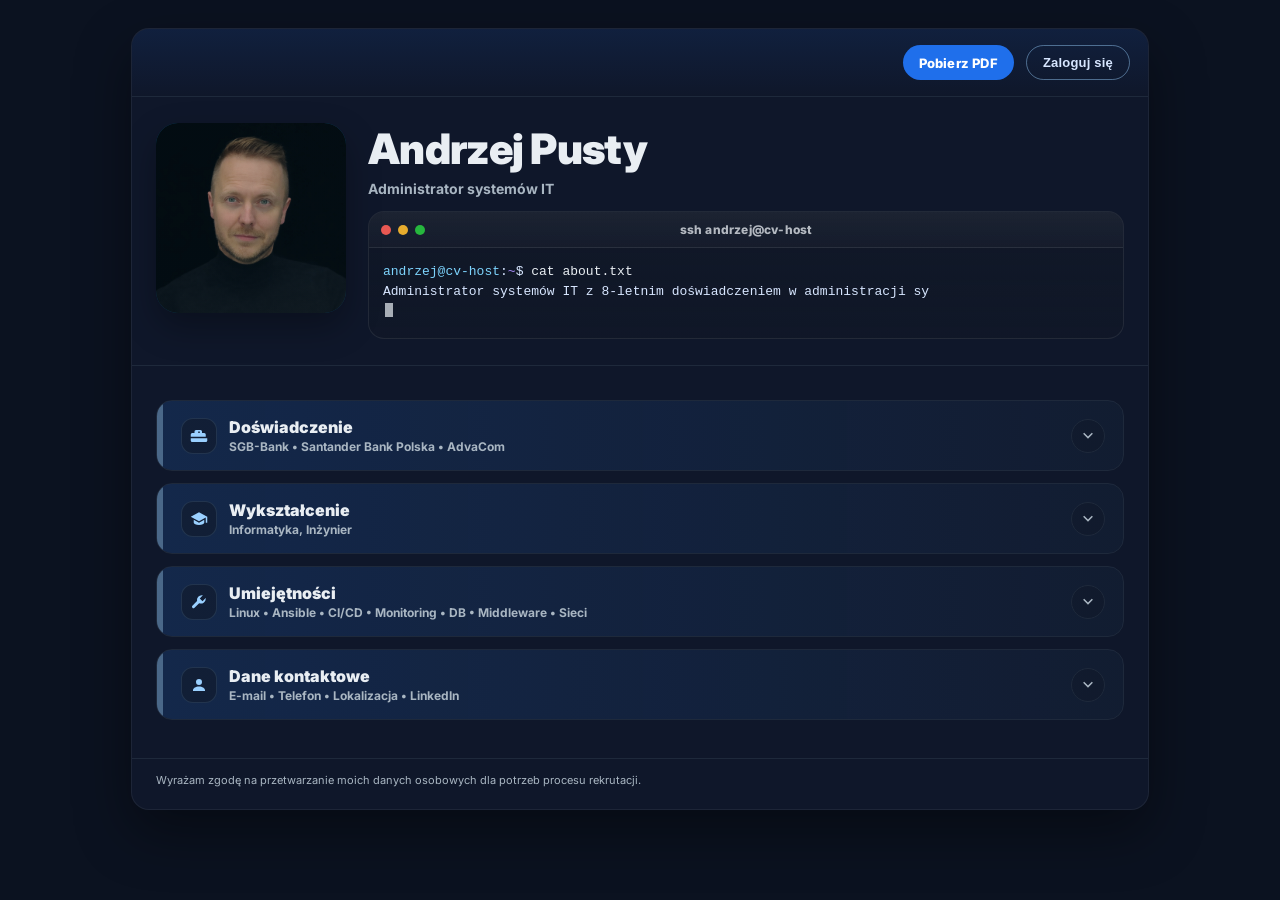
<file: index.html>
<!DOCTYPE html>
<html lang="pl">
<head>
<meta charset="UTF-8" />
<meta name="viewport" content="width=device-width, initial-scale=1.0"/>
<title>Andrzej Pusty — CV</title>
<meta name="description" content="Administrator systemów IT. Linux, automatyzacja, CI/CD, monitoring, bazy danych, HA.">
<link rel="canonical" href="https://www.andrzejpusty.pl/">
<meta property="og:type" content="website">
<meta property="og:locale" content="pl_PL">
<meta property="og:title" content="Andrzej Pusty — CV">
<meta property="og:description" content="Administrator systemów IT. Linux, automatyzacja, CI/CD, monitoring, bazy danych, HA.">
<meta property="og:url" content="https://www.andrzejpusty.pl/">
<meta property="og:image" content="https://www.andrzejpusty.pl/andrzej.jpg">
<meta property="og:image:width" content="979">
<meta property="og:image:height" content="1009">
<meta property="og:image:alt" content="Andrzej Pusty — zdjęcie profilowe">
<meta name="twitter:card" content="summary_large_image">
<meta name="twitter:title" content="Andrzej Pusty — CV">
<meta name="twitter:description" content="Administrator systemów IT. Linux, automatyzacja, CI/CD, monitoring, bazy danych, HA.">
<meta name="twitter:image" content="https://www.andrzejpusty.pl/andrzej.jpg">

<link rel="preconnect" href="https://fonts.googleapis.com">
<link rel="preconnect" href="https://fonts.gstatic.com" crossorigin>
<link href="https://fonts.googleapis.com/css2?family=Inter:wght@400;600;700;800;900&display=swap" rel="stylesheet">

<link rel="stylesheet" href="styles.css">
</head>

<body>

<div class="wrap">
  <div class="shell">

    <div class="topbar">
      <a class="btn" href="CV_Andrzej%20Pusty.pdf" download="CV_Andrzej Pusty.pdf">Pobierz PDF</a>
      <button class="btn btn-login" id="openLogin" type="button">Zaloguj się</button>
    </div>

    <dialog class="login-dialog" id="loginDialog" aria-labelledby="loginTitle">
      <form class="login-form" id="loginForm">
        <h2 id="loginTitle">Logowanie</h2>
        <label for="loginInput">Login</label>
        <input id="loginInput" name="login" type="text" autocomplete="username" required />

        <label for="passwordInput">Hasło</label>
        <input id="passwordInput" name="password" type="password" autocomplete="current-password" required />

        <p id="loginError" class="login-error" role="alert" hidden>Nieprawidłowy login lub hasło.</p>

        <div class="login-actions">
          <button class="btn btn-login-cancel" id="closeLogin" type="button">Anuluj</button>
          <button class="btn" type="submit">Zaloguj</button>
        </div>
      </form>
    </dialog>

    <section class="hero">
      <div class="avatar">
        <img src="andrzej.jpg" alt="Andrzej Pusty" />
      </div>

      <div>
        <h1>Andrzej Pusty</h1>
        <div class="role">Administrator systemów IT</div>

        <!-- Terminal z animacją pisania -->
        <div class="terminal" aria-label="Opis w stylu terminala">
          <div class="term-bar">
            <div class="dots" aria-hidden="true">
              <span class="dot red"></span>
              <span class="dot yellow"></span>
              <span class="dot green"></span>
            </div>
            <div class="term-title">ssh andrzej@cv-host</div>
            <div style="width:44px"></div>
          </div>
          <div class="term-body">
            <div>
              <span class="prompt">andrzej@cv-host</span>:<span class="path">~</span>$ <span class="cmd">cat about.txt</span>
            </div>
            <div id="typeTarget">Administrator systemów IT z 8-letnim doświadczeniem w administracji systemami Linux, automatyzacji procesów IT oraz zarządzaniu bazami danych. Specjalizuję się w monitorowaniu systemów, analizie logów i utrzymaniu infrastruktury IT. Posiadam doświadczenie w pracy z rozwiązaniami CI/CD, zapewnianiu wysokiej dostępności usług oraz optymalizacji procesów IT. Skutecznie rozwiązuję problemy aplikacyjne i systemowe w środowiskach testowych oraz produkcyjnych.</div><span class="cursor" id="cursor"></span>
          </div>
        </div>

      </div>
    </section>

    <section class="content">

      <!-- DOŚWIADCZENIE -->
      <details class="acc" id="exp">
        <summary>
          <div class="sum-left">
            <div class="icon" aria-hidden="true">
              <svg width="18" height="18" viewBox="0 0 24 24" fill="currentColor">
                <path d="M10 4h4a2 2 0 0 1 2 2v2h3a2 2 0 0 1 2 2v3H1v-3a2 2 0 0 1 2-2h3V6a2 2 0 0 1 2-2zm1 4h2V6h-2v2z"/>
                <path d="M1 15h22v3a2 2 0 0 1-2 2H3a2 2 0 0 1-2-2v-3z"/>
              </svg>
            </div>
            <div>
              <div class="sum-title">Doświadczenie</div>
              <div class="sum-hint">SGB-Bank • Santander Bank Polska • AdvaCom</div>
            </div>
          </div>
          <div class="chev" aria-hidden="true">
            <svg width="18" height="18" viewBox="0 0 24 24" fill="currentColor">
              <path d="M12 15.5 5.5 9l1.4-1.4L12 12.7l5.1-5.1L18.5 9 12 15.5z"/>
            </svg>
          </div>
        </summary>

        <div class="acc-body">
          <div class="item">
            <div class="date">12.2024 – obecnie</div>
            <p class="title">Administrator systemów IT</p>
            <p class="company">SGB-Bank</p>
            <ul class="bullets">
              <li>Administracja systemami Linux oraz aplikacjami bankowymi</li>
              <li>Automatyzacja procesów (Ansible, Bash)</li>
              <li>Analiza logów i rozwiązywanie problemów</li>
              <li>Współpraca z developerami</li>
            </ul>
            <div class="chips">
              <span class="chip">Linux</span>
              <span class="chip">Ansible</span>
              <span class="chip">Docker</span>
            </div>
          </div>

          <div class="item">
            <div class="date">02.2018 – 11.2024</div>
            <p class="title">Administrator systemów IT</p>
            <p class="company">Santander Bank Polska</p>
            <ul class="bullets">
              <li>Administracja Linux</li>
              <li>Docker i CI/CD</li>
              <li>Wdrażanie aplikacji test/prod</li>
              <li>Patchowanie, on-call, DR</li>
              <li>Zarządzanie bazami danych</li>
            </ul>
            <div class="chips">
              <span class="chip">Linux</span>
              <span class="chip">Docker</span>
              <span class="chip">PostgreSQL</span>
              <span class="chip">Oracle</span>
            </div>
          </div>

          <div class="item">
            <div class="date">02.2009 – 04.2018</div>
            <p class="title">Informatyk</p>
            <p class="company">AdvaCom Sp. z o.o.</p>
            <ul class="bullets">
              <li>LAN/WLAN/WAN</li>
              <li>VMware, Windows, Linux</li>
              <li>Firewall (Fortigate, Cisco)</li>
              <li>Backup i wsparcie użytkowników</li>
            </ul>
            <div class="chips">
              <span class="chip">VMware</span>
              <span class="chip">Windows</span>
              <span class="chip">Nagios</span>
            </div>
          </div>
        </div>
      </details>

      <!-- WYKSZTAŁCENIE -->
      <details class="acc" id="edu">
        <summary>
          <div class="sum-left">
            <div class="icon" aria-hidden="true">
              <svg width="18" height="18" viewBox="0 0 24 24" fill="currentColor">
                <path d="M12 3 1 9l11 6 9-4.9V17h2V9L12 3z"/>
                <path d="M5 13v4c0 1 3 3 7 3s7-2 7-3v-4l-7 4-7-4z"/>
              </svg>
            </div>
            <div>
              <div class="sum-title">Wykształcenie</div>
              <div class="sum-hint">Informatyka, Inżynier</div>
            </div>
          </div>
          <div class="chev" aria-hidden="true">
            <svg width="18" height="18" viewBox="0 0 24 24" fill="currentColor">
              <path d="M12 15.5 5.5 9l1.4-1.4L12 12.7l5.1-5.1L18.5 9 12 15.5z"/>
            </svg>
          </div>
        </summary>

        <div class="acc-body">
          <div class="item">
            <div class="date">10.2002 – 05.2006</div>
            <p class="title">Informatyka, Inżynier</p>
            <p class="company">Wyższa Szkoła Humanistyczno-Ekonomiczna w Łodzi</p>
          </div>
        </div>
      </details>

      <!-- UMIEJĘTNOŚCI -->
      <details class="acc" id="skills">
        <summary>
          <div class="sum-left">
            <div class="icon" aria-hidden="true">
              <svg width="18" height="18" viewBox="0 0 24 24" fill="currentColor">
                <path d="M21 7.5a6.5 6.5 0 0 1-8.8 6.1L6 19.8a2 2 0 0 1-2.8 0 2 2 0 0 1 0-2.8l6.2-6.2A6.5 6.5 0 0 1 16.5 3c.2 0 .5 0 .7.1L13 7.3l3.7 3.7 4.2-4.2c.1.2.1.5.1.7z"/>
              </svg>
            </div>
            <div>
              <div class="sum-title">Umiejętności</div>
              <div class="sum-hint">Linux • Ansible • CI/CD • Monitoring • DB • Middleware • Sieci</div>
            </div>
          </div>
          <div class="chev" aria-hidden="true">
            <svg width="18" height="18" viewBox="0 0 24 24" fill="currentColor">
              <path d="M12 15.5 5.5 9l1.4-1.4L12 12.7l5.1-5.1L18.5 9 12 15.5z"/>
            </svg>
          </div>
        </summary>

        <div class="acc-body">
          <div class="chips">
            <span class="chip">Linux (RHEL)</span>
            <span class="chip">Windows Server</span>
            <span class="chip">Ansible</span>
            <span class="chip">Bash</span>
            <span class="chip">Jenkins</span>
            <span class="chip">GitLab CI/CD</span>
            <span class="chip">Zabbix</span>
            <span class="chip">Nagios</span>
            <span class="chip">Grafana</span>
            <span class="chip">Dynatrace</span>
            <span class="chip">Docker</span>
            <span class="chip">Tomcat</span>
            <span class="chip">Apache</span>
            <span class="chip">PostgreSQL</span>
            <span class="chip">Oracle</span>
            <span class="chip">MongoDB</span>
            <span class="chip">Kafka</span>
            <span class="chip">RabbitMQ</span>
            <span class="chip">Hazelcast</span>
            <span class="chip">Fortigate</span>
            <span class="chip">SonicWall</span>
            <span class="chip">Cisco</span>
          </div>

          <div class="item" style="margin-top:14px;">
            <div class="date">Certyfikat</div>
            <p class="title">Cisco CCNA (200-125)</p>
          </div>
        </div>
      </details>

      <!-- KONTAKT -->
      <details class="acc" id="contact">
        <summary>
          <div class="sum-left">
            <div class="icon" aria-hidden="true">
              <svg width="18" height="18" viewBox="0 0 24 24" fill="currentColor">
                <path d="M12 12a4 4 0 1 0-4-4 4 4 0 0 0 4 4zm0 2c-4.4 0-8 2.2-8 5v1h16v-1c0-2.8-3.6-5-8-5z"/>
              </svg>
            </div>
            <div>
              <div class="sum-title">Dane kontaktowe</div>
              <div class="sum-hint">E-mail • Telefon • Lokalizacja • LinkedIn</div>
            </div>
          </div>
          <div class="chev" aria-hidden="true">
            <svg width="18" height="18" viewBox="0 0 24 24" fill="currentColor">
              <path d="M12 15.5 5.5 9l1.4-1.4L12 12.7l5.1-5.1L18.5 9 12 15.5z"/>
            </svg>
          </div>
        </summary>

        <div class="acc-body">
          <div class="contact-grid">
            <div class="kv">
              <div class="k">E-mail</div>
              <div class="v"><a href="mailto:andrzej.pusty@gmail.com">andrzej.pusty@gmail.com</a></div>
            </div>

            <div class="kv">
              <div class="k">Telefon</div>
              <div class="v"><a href="tel:+48697474570">+48 697 474 570</a></div>
            </div>

            <div class="kv">
              <div class="k">Lokalizacja</div>
              <div class="v">Poznań</div>
            </div>

            <div class="kv">
              <div class="k">LinkedIn</div>
              <div class="v">
                <a href="https://www.linkedin.com/in/andrzej-pusty" target="_blank" rel="noreferrer">
                  linkedin.com/in/andrzej-pusty
                </a>
              </div>
            </div>
          </div>
        </div>
      </details>

    </section>

    <div class="footer">
      Wyrażam zgodę na przetwarzanie moich danych osobowych dla potrzeb procesu rekrutacji.
    </div>

  </div>
</div>

<script>
/* zawsze zwinięte na starcie */
function closeAllAccordions(){
  document.querySelectorAll('details.acc').forEach(d => {
    d.removeAttribute('open');
    d.open = false;
  });
}
document.addEventListener('DOMContentLoaded', closeAllAccordions);

/* Typewriter (terminal) */
const aboutText = (document.getElementById('typeTarget')?.textContent || '').trim();

function typeInto(el, text, speedMs = 16){
  let i = 0;
  const tick = () => {
    // „pisanie” znak po znaku
    el.textContent = text.slice(0, i);
    i++;
    if(i <= text.length){
      // lekka losowość jak w terminalu
      const jitter = Math.random() < 0.04 ? 70 : 0;
      setTimeout(tick, speedMs + jitter);
    }else{
      // schowaj kursor po zakończeniu po chwili
      const cursor = document.getElementById('cursor');
      if(cursor) setTimeout(() => cursor.style.display = 'none', 600);
    }
  };
  tick();
}

document.addEventListener('DOMContentLoaded', () => {
  const target = document.getElementById('typeTarget');
  const cursor = document.getElementById('cursor');
  if(!target) return;

  const reduceMotion = window.matchMedia('(prefers-reduced-motion: reduce)').matches;
  if(reduceMotion){
    target.textContent = aboutText;
    if(cursor) cursor.style.display = 'none';
    return;
  }

  typeInto(target, aboutText, 14);
});

/* Login (demo, front-end only) */
const DEMO_LOGIN = 'admin';
const DEMO_PASSWORD = 'Ansible123!';

document.addEventListener('DOMContentLoaded', () => {
  const openBtn = document.getElementById('openLogin');
  const closeBtn = document.getElementById('closeLogin');
  const dialog = document.getElementById('loginDialog');
  const form = document.getElementById('loginForm');
  const error = document.getElementById('loginError');
  const loginInput = document.getElementById('loginInput');
  const passwordInput = document.getElementById('passwordInput');
  if(!openBtn || !closeBtn || !dialog || !form || !error || !loginInput || !passwordInput) return;

  const openDialog = () => {
    error.hidden = true;
    form.reset();
    if(typeof dialog.showModal === 'function'){
      dialog.showModal();
    }else{
      dialog.setAttribute('open', '');
    }
    loginInput.focus();
  };

  const closeDialog = () => {
    if(typeof dialog.close === 'function'){
      dialog.close();
    }else{
      dialog.removeAttribute('open');
    }
  };

  openBtn.addEventListener('click', openDialog);
  closeBtn.addEventListener('click', closeDialog);

  dialog.addEventListener('click', (event) => {
    if(event.target === dialog) closeDialog();
  });

  form.addEventListener('submit', (event) => {
    event.preventDefault();

    const login = loginInput.value.trim();
    const password = passwordInput.value;
    if(login === DEMO_LOGIN && password === DEMO_PASSWORD){
      window.location.href = 'hello.html';
      return;
    }

    error.hidden = false;
    passwordInput.value = '';
    passwordInput.focus();
  });
});
</script>

</body>
</html>
</file>
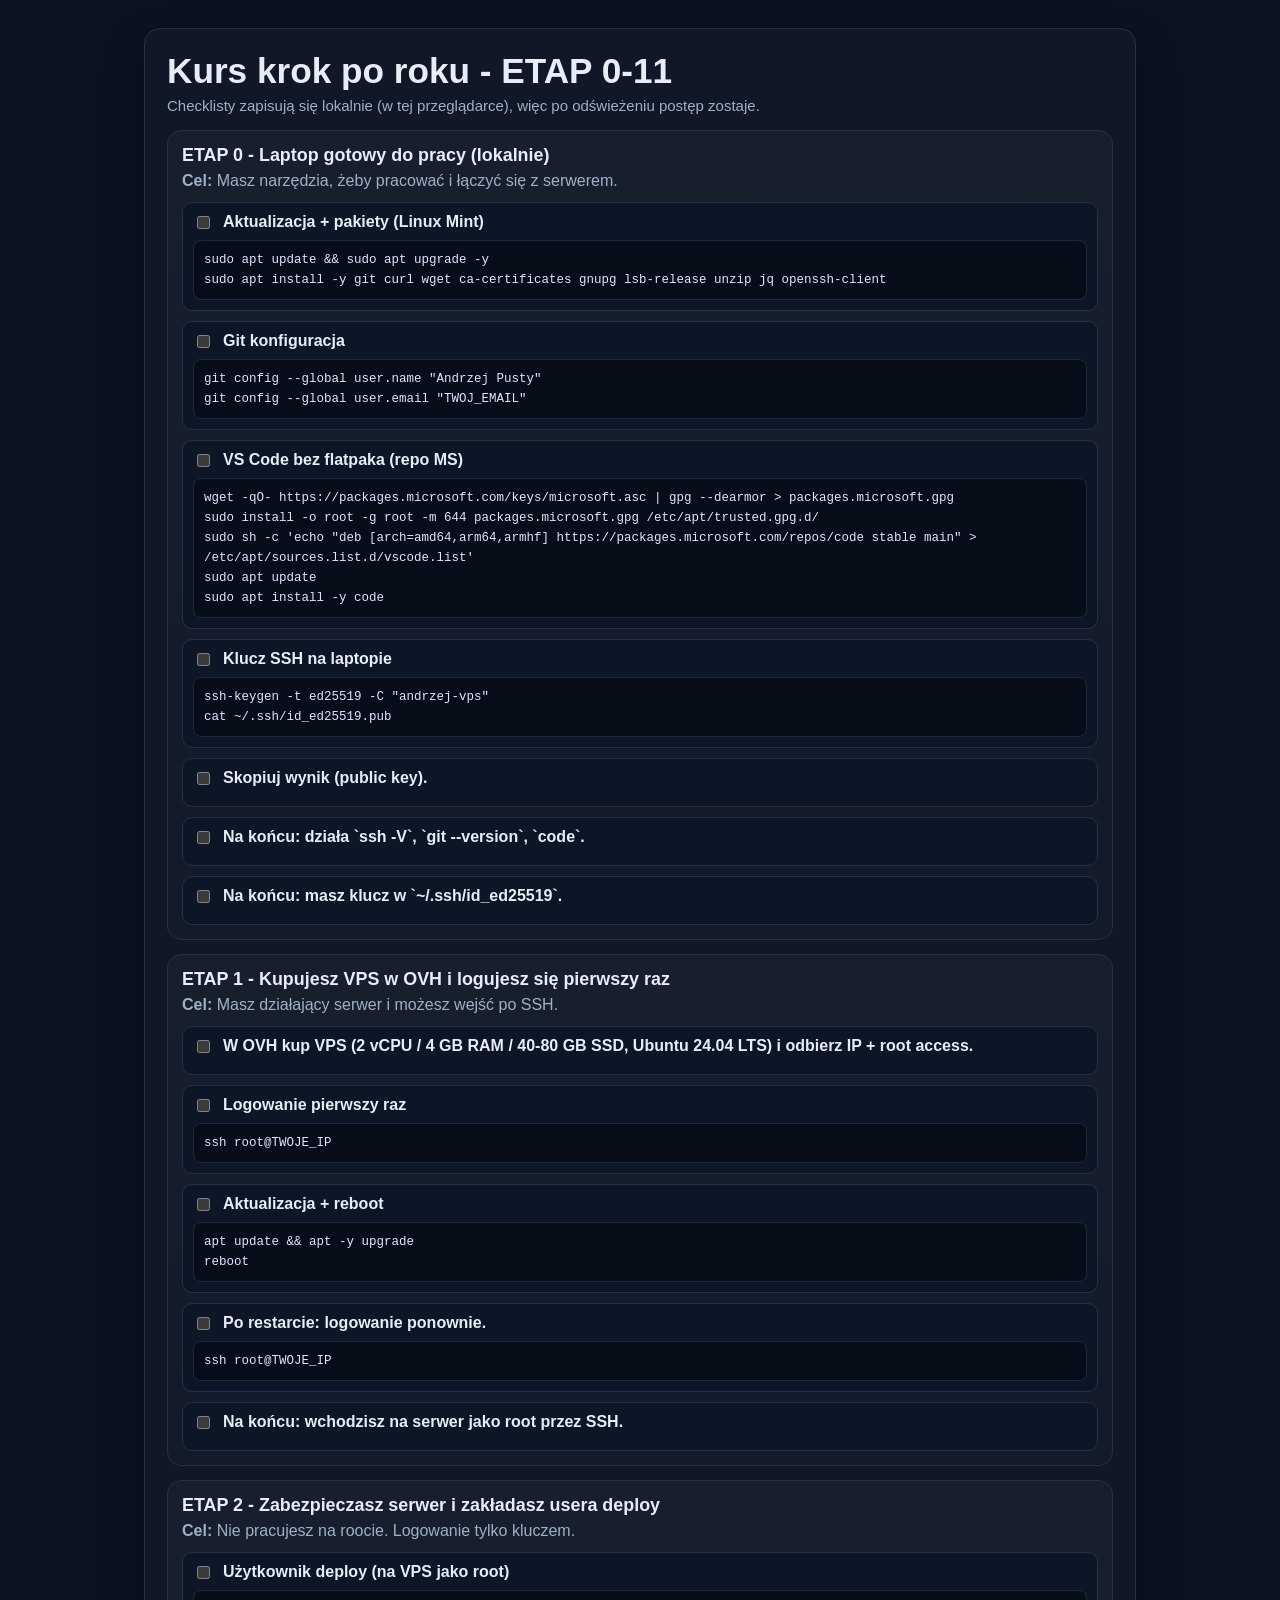
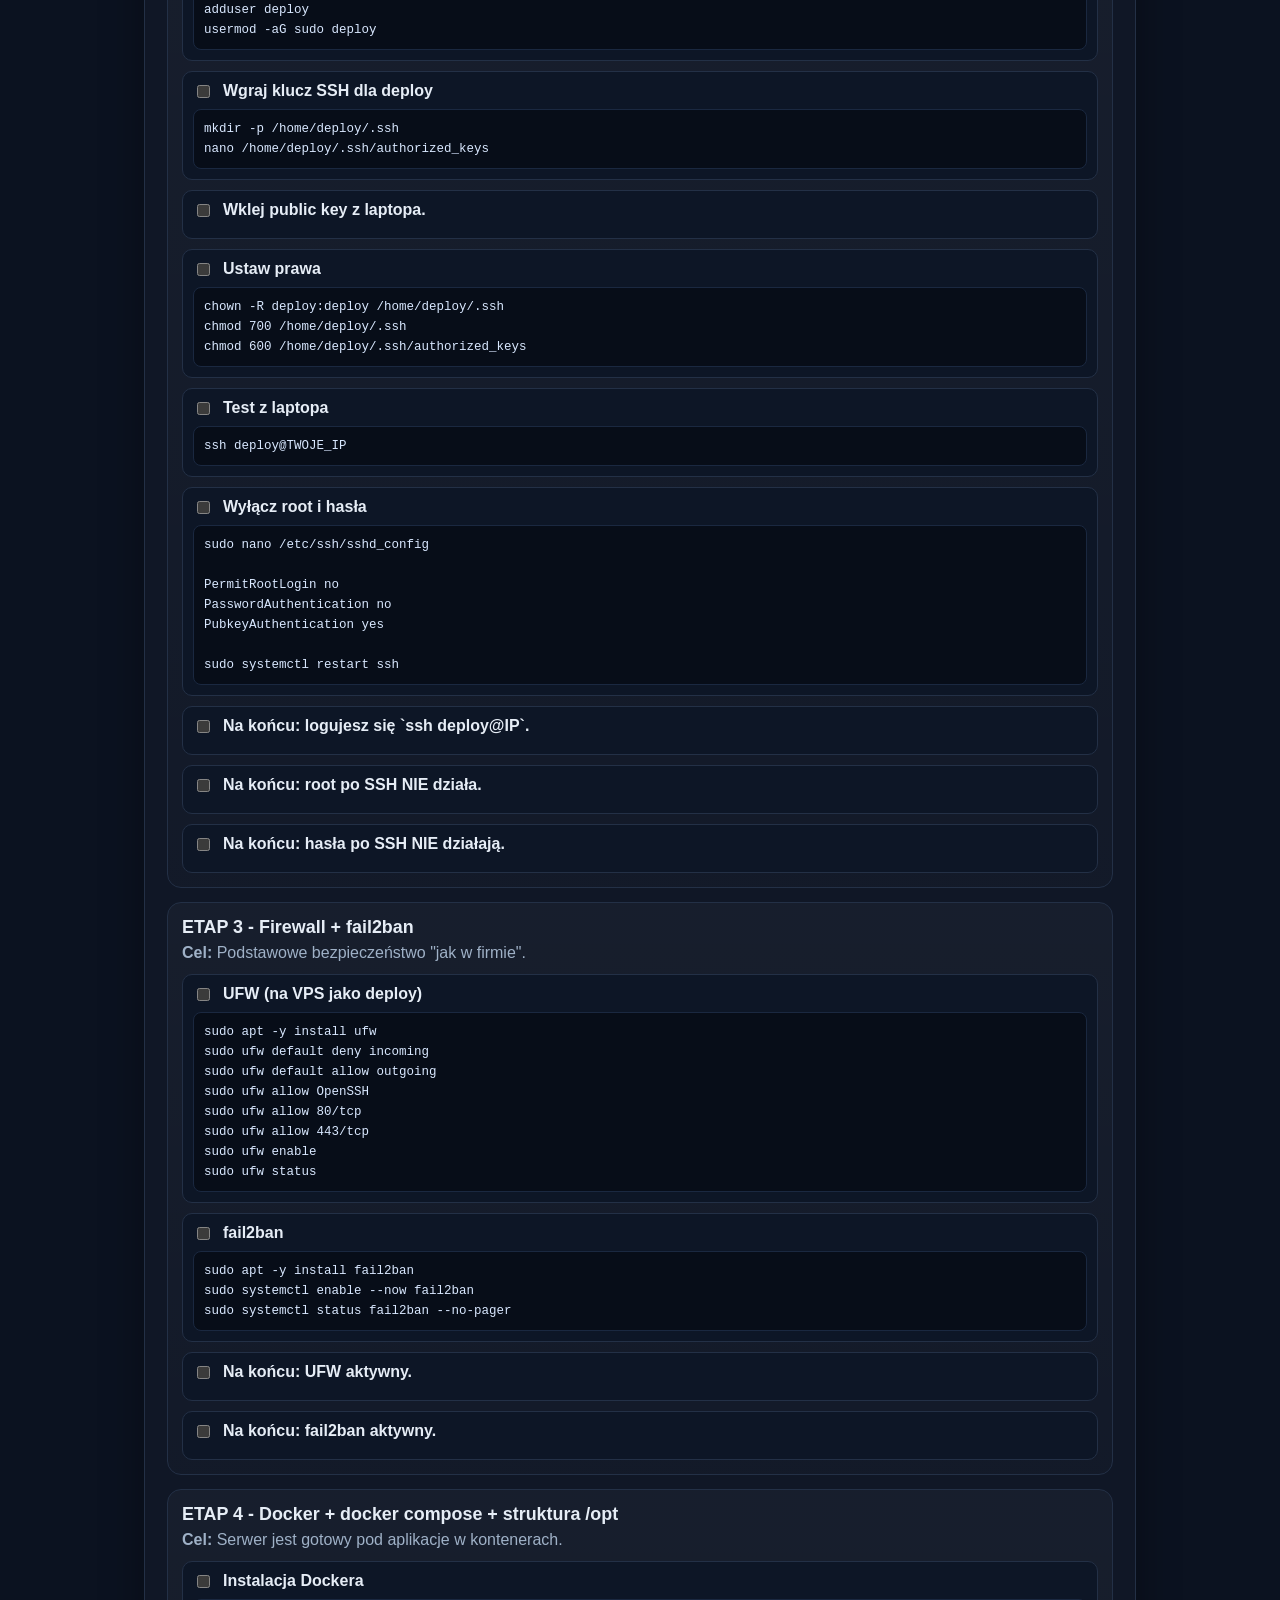
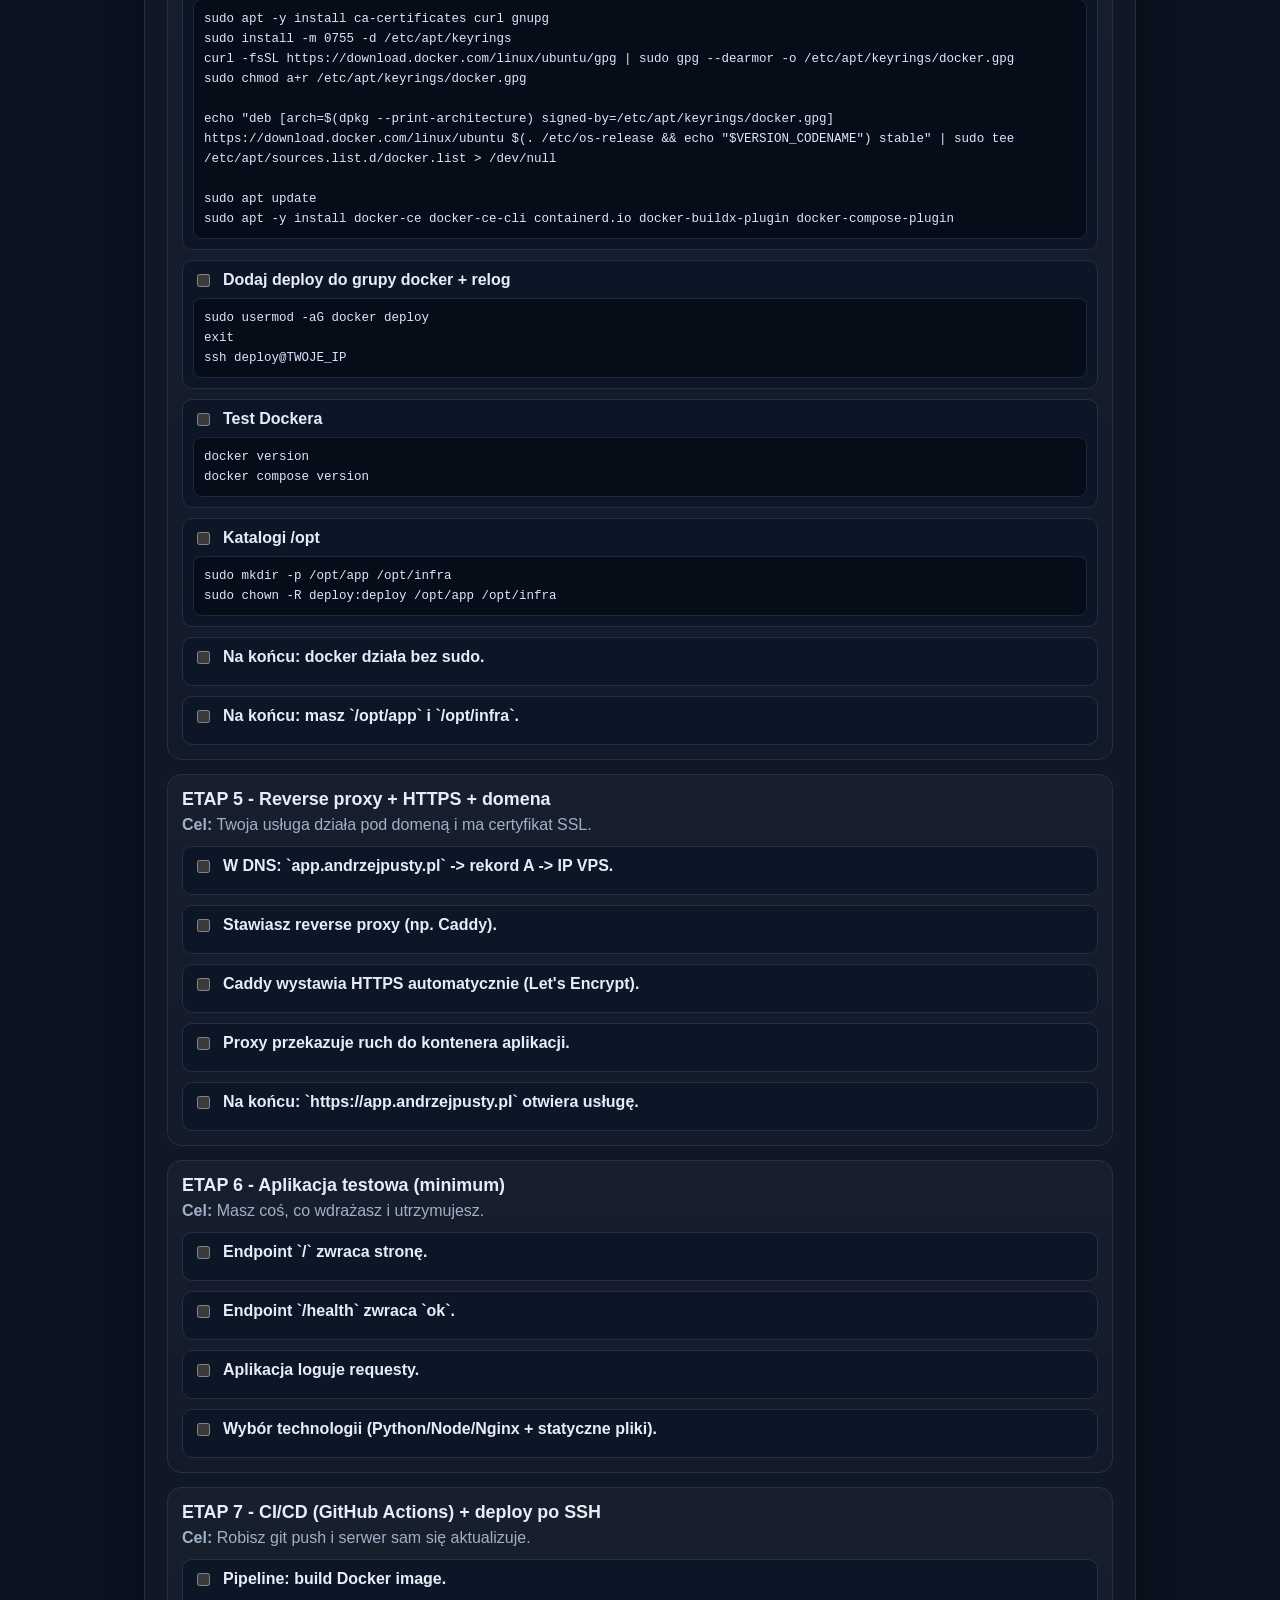
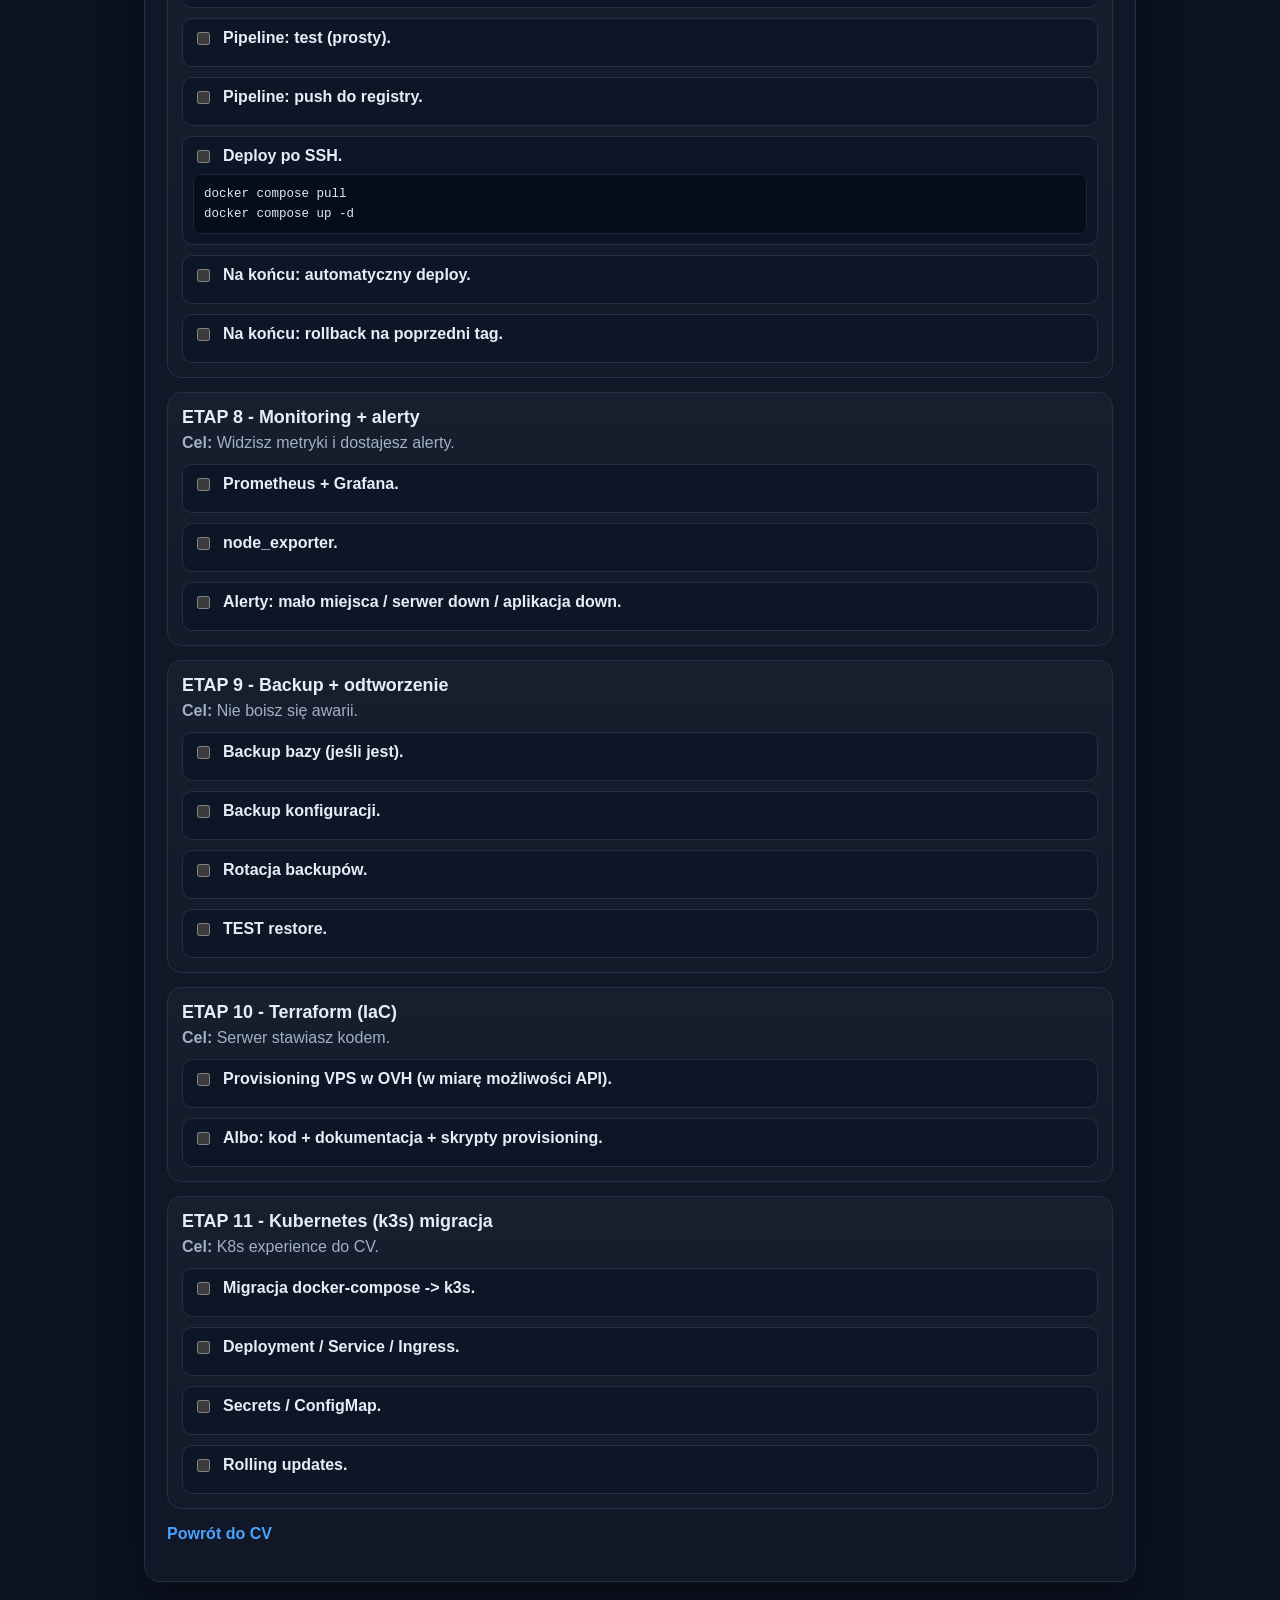
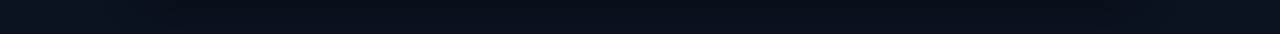
<file: hello.html>
<!DOCTYPE html>
<html lang="pl">
<head>
<meta charset="UTF-8" />
<meta name="viewport" content="width=device-width, initial-scale=1.0" />
<title>Kurs - Plan ETAP 0-11</title>
<style>
  :root{
    --bg:#0b1220;
    --card:#111827;
    --line:#233046;
    --text:#e6edf6;
    --muted:#9fb1c7;
    --accent:#4aa3ff;
    color-scheme: dark;
  }
  *{ box-sizing:border-box; }
  body{
    margin:0;
    font-family:Inter, Arial, sans-serif;
    color:var(--text);
    background:
      radial-gradient(1100px 500px at -5% -10%, rgba(74,163,255,.18), transparent),
      radial-gradient(900px 400px at 110% -20%, rgba(74,163,255,.14), transparent),
      var(--bg);
  }
  .wrap{
    max-width:1024px;
    margin:28px auto;
    padding:0 16px 24px;
  }
  .panel{
    background:rgba(17,24,39,.92);
    border:1px solid var(--line);
    border-radius:16px;
    padding:22px;
    box-shadow:0 20px 45px rgba(0,0,0,.33);
  }
  h1{
    margin:0 0 6px;
    font-size:clamp(1.5rem, 4vw, 2.2rem);
  }
  .lead{
    margin:0 0 16px;
    color:var(--muted);
    font-size:15px;
  }
  .stages{
    display:grid;
    gap:14px;
  }
  .stage{
    border:1px solid var(--line);
    border-radius:14px;
    padding:14px;
    background:linear-gradient(180deg, rgba(255,255,255,.03), rgba(255,255,255,.01));
  }
  .stage h2{
    margin:0 0 6px;
    font-size:1.12rem;
  }
  .goal{
    margin:0 0 12px;
    color:var(--muted);
  }
  .steps{
    display:grid;
    gap:10px;
  }
  .step{
    border:1px solid var(--line);
    border-radius:10px;
    padding:10px;
    background:#0d1626;
  }
  .step-head{
    display:flex;
    align-items:flex-start;
    gap:10px;
    margin-bottom:8px;
  }
  .step label{
    font-weight:700;
    cursor:pointer;
  }
  code{
    display:block;
    white-space:pre-wrap;
    word-break:break-word;
    font-family:ui-monospace, SFMono-Regular, Menlo, Monaco, Consolas, "Liberation Mono", "Courier New", monospace;
    font-size:12.5px;
    line-height:1.6;
    padding:9px 10px;
    border-radius:8px;
    background:#070d18;
    border:1px solid #1a2840;
    color:#d9e8ff;
  }
  .simple{
    margin:0;
    padding-left:18px;
    color:#d3e0f4;
    line-height:1.6;
  }
  .back{
    margin-top:16px;
  }
  .back a{
    color:var(--accent);
    text-decoration:none;
    font-weight:700;
  }
  .back a:hover{ text-decoration:underline; }
</style>
</head>
<body>
  <div class="wrap">
    <main class="panel">
      <h1>Kurs krok po roku - ETAP 0-11</h1>
      <p class="lead">Checklisty zapisują się lokalnie (w tej przeglądarce), więc po odświeżeniu postęp zostaje.</p>

      <section class="stages">
        <article class="stage">
          <h2>ETAP 0 - Laptop gotowy do pracy (lokalnie)</h2>
          <p class="goal"><strong>Cel:</strong> Masz narzędzia, żeby pracować i łączyć się z serwerem.</p>
          <div class="steps">
            <div class="step">
              <div class="step-head"><input type="checkbox" id="s0-1" data-step /><label for="s0-1">Aktualizacja + pakiety (Linux Mint)</label></div>
              <code>sudo apt update && sudo apt upgrade -y
sudo apt install -y git curl wget ca-certificates gnupg lsb-release unzip jq openssh-client</code>
            </div>
            <div class="step">
              <div class="step-head"><input type="checkbox" id="s0-2" data-step /><label for="s0-2">Git konfiguracja</label></div>
              <code>git config --global user.name "Andrzej Pusty"
git config --global user.email "TWOJ_EMAIL"</code>
            </div>
            <div class="step">
              <div class="step-head"><input type="checkbox" id="s0-3" data-step /><label for="s0-3">VS Code bez flatpaka (repo MS)</label></div>
              <code>wget -qO- https://packages.microsoft.com/keys/microsoft.asc | gpg --dearmor > packages.microsoft.gpg
sudo install -o root -g root -m 644 packages.microsoft.gpg /etc/apt/trusted.gpg.d/
sudo sh -c 'echo "deb [arch=amd64,arm64,armhf] https://packages.microsoft.com/repos/code stable main" > /etc/apt/sources.list.d/vscode.list'
sudo apt update
sudo apt install -y code</code>
            </div>
            <div class="step">
              <div class="step-head"><input type="checkbox" id="s0-4" data-step /><label for="s0-4">Klucz SSH na laptopie</label></div>
              <code>ssh-keygen -t ed25519 -C "andrzej-vps"
cat ~/.ssh/id_ed25519.pub</code>
            </div>
            <div class="step"><div class="step-head"><input type="checkbox" id="s0-5" data-step /><label for="s0-5">Skopiuj wynik (public key).</label></div></div>
            <div class="step"><div class="step-head"><input type="checkbox" id="s0-6" data-step /><label for="s0-6">Na końcu: działa `ssh -V`, `git --version`, `code`.</label></div></div>
            <div class="step"><div class="step-head"><input type="checkbox" id="s0-7" data-step /><label for="s0-7">Na końcu: masz klucz w `~/.ssh/id_ed25519`.</label></div></div>
          </div>
        </article>

        <article class="stage">
          <h2>ETAP 1 - Kupujesz VPS w OVH i logujesz się pierwszy raz</h2>
          <p class="goal"><strong>Cel:</strong> Masz działający serwer i możesz wejść po SSH.</p>
          <div class="steps">
            <div class="step">
              <div class="step-head"><input type="checkbox" id="s1-1" data-step /><label for="s1-1">W OVH kup VPS (2 vCPU / 4 GB RAM / 40-80 GB SSD, Ubuntu 24.04 LTS) i odbierz IP + root access.</label></div>
            </div>
            <div class="step">
              <div class="step-head"><input type="checkbox" id="s1-2" data-step /><label for="s1-2">Logowanie pierwszy raz</label></div>
              <code>ssh root@TWOJE_IP</code>
            </div>
            <div class="step">
              <div class="step-head"><input type="checkbox" id="s1-3" data-step /><label for="s1-3">Aktualizacja + reboot</label></div>
              <code>apt update && apt -y upgrade
reboot</code>
            </div>
            <div class="step">
              <div class="step-head"><input type="checkbox" id="s1-4" data-step /><label for="s1-4">Po restarcie: logowanie ponownie.</label></div>
              <code>ssh root@TWOJE_IP</code>
            </div>
            <div class="step"><div class="step-head"><input type="checkbox" id="s1-5" data-step /><label for="s1-5">Na końcu: wchodzisz na serwer jako root przez SSH.</label></div></div>
          </div>
        </article>

        <article class="stage">
          <h2>ETAP 2 - Zabezpieczasz serwer i zakładasz usera deploy</h2>
          <p class="goal"><strong>Cel:</strong> Nie pracujesz na roocie. Logowanie tylko kluczem.</p>
          <div class="steps">
            <div class="step">
              <div class="step-head"><input type="checkbox" id="s2-1" data-step /><label for="s2-1">Użytkownik deploy (na VPS jako root)</label></div>
              <code>adduser deploy
usermod -aG sudo deploy</code>
            </div>
            <div class="step">
              <div class="step-head"><input type="checkbox" id="s2-2" data-step /><label for="s2-2">Wgraj klucz SSH dla deploy</label></div>
              <code>mkdir -p /home/deploy/.ssh
nano /home/deploy/.ssh/authorized_keys</code>
            </div>
            <div class="step"><div class="step-head"><input type="checkbox" id="s2-3" data-step /><label for="s2-3">Wklej public key z laptopa.</label></div></div>
            <div class="step">
              <div class="step-head"><input type="checkbox" id="s2-4" data-step /><label for="s2-4">Ustaw prawa</label></div>
              <code>chown -R deploy:deploy /home/deploy/.ssh
chmod 700 /home/deploy/.ssh
chmod 600 /home/deploy/.ssh/authorized_keys</code>
            </div>
            <div class="step">
              <div class="step-head"><input type="checkbox" id="s2-5" data-step /><label for="s2-5">Test z laptopa</label></div>
              <code>ssh deploy@TWOJE_IP</code>
            </div>
            <div class="step">
              <div class="step-head"><input type="checkbox" id="s2-6" data-step /><label for="s2-6">Wyłącz root i hasła</label></div>
              <code>sudo nano /etc/ssh/sshd_config

PermitRootLogin no
PasswordAuthentication no
PubkeyAuthentication yes

sudo systemctl restart ssh</code>
            </div>
            <div class="step"><div class="step-head"><input type="checkbox" id="s2-7" data-step /><label for="s2-7">Na końcu: logujesz się `ssh deploy@IP`.</label></div></div>
            <div class="step"><div class="step-head"><input type="checkbox" id="s2-8" data-step /><label for="s2-8">Na końcu: root po SSH NIE działa.</label></div></div>
            <div class="step"><div class="step-head"><input type="checkbox" id="s2-9" data-step /><label for="s2-9">Na końcu: hasła po SSH NIE działają.</label></div></div>
          </div>
        </article>

        <article class="stage">
          <h2>ETAP 3 - Firewall + fail2ban</h2>
          <p class="goal"><strong>Cel:</strong> Podstawowe bezpieczeństwo "jak w firmie".</p>
          <div class="steps">
            <div class="step">
              <div class="step-head"><input type="checkbox" id="s3-1" data-step /><label for="s3-1">UFW (na VPS jako deploy)</label></div>
              <code>sudo apt -y install ufw
sudo ufw default deny incoming
sudo ufw default allow outgoing
sudo ufw allow OpenSSH
sudo ufw allow 80/tcp
sudo ufw allow 443/tcp
sudo ufw enable
sudo ufw status</code>
            </div>
            <div class="step">
              <div class="step-head"><input type="checkbox" id="s3-2" data-step /><label for="s3-2">fail2ban</label></div>
              <code>sudo apt -y install fail2ban
sudo systemctl enable --now fail2ban
sudo systemctl status fail2ban --no-pager</code>
            </div>
            <div class="step"><div class="step-head"><input type="checkbox" id="s3-3" data-step /><label for="s3-3">Na końcu: UFW aktywny.</label></div></div>
            <div class="step"><div class="step-head"><input type="checkbox" id="s3-4" data-step /><label for="s3-4">Na końcu: fail2ban aktywny.</label></div></div>
          </div>
        </article>

        <article class="stage">
          <h2>ETAP 4 - Docker + docker compose + struktura /opt</h2>
          <p class="goal"><strong>Cel:</strong> Serwer jest gotowy pod aplikacje w kontenerach.</p>
          <div class="steps">
            <div class="step">
              <div class="step-head"><input type="checkbox" id="s4-1" data-step /><label for="s4-1">Instalacja Dockera</label></div>
              <code>sudo apt -y install ca-certificates curl gnupg
sudo install -m 0755 -d /etc/apt/keyrings
curl -fsSL https://download.docker.com/linux/ubuntu/gpg | sudo gpg --dearmor -o /etc/apt/keyrings/docker.gpg
sudo chmod a+r /etc/apt/keyrings/docker.gpg

echo "deb [arch=$(dpkg --print-architecture) signed-by=/etc/apt/keyrings/docker.gpg] https://download.docker.com/linux/ubuntu $(. /etc/os-release && echo "$VERSION_CODENAME") stable" | sudo tee /etc/apt/sources.list.d/docker.list > /dev/null

sudo apt update
sudo apt -y install docker-ce docker-ce-cli containerd.io docker-buildx-plugin docker-compose-plugin</code>
            </div>
            <div class="step">
              <div class="step-head"><input type="checkbox" id="s4-2" data-step /><label for="s4-2">Dodaj deploy do grupy docker + relog</label></div>
              <code>sudo usermod -aG docker deploy
exit
ssh deploy@TWOJE_IP</code>
            </div>
            <div class="step">
              <div class="step-head"><input type="checkbox" id="s4-3" data-step /><label for="s4-3">Test Dockera</label></div>
              <code>docker version
docker compose version</code>
            </div>
            <div class="step">
              <div class="step-head"><input type="checkbox" id="s4-4" data-step /><label for="s4-4">Katalogi /opt</label></div>
              <code>sudo mkdir -p /opt/app /opt/infra
sudo chown -R deploy:deploy /opt/app /opt/infra</code>
            </div>
            <div class="step"><div class="step-head"><input type="checkbox" id="s4-5" data-step /><label for="s4-5">Na końcu: docker działa bez sudo.</label></div></div>
            <div class="step"><div class="step-head"><input type="checkbox" id="s4-6" data-step /><label for="s4-6">Na końcu: masz `/opt/app` i `/opt/infra`.</label></div></div>
          </div>
        </article>

        <article class="stage">
          <h2>ETAP 5 - Reverse proxy + HTTPS + domena</h2>
          <p class="goal"><strong>Cel:</strong> Twoja usługa działa pod domeną i ma certyfikat SSL.</p>
          <div class="steps">
            <div class="step"><div class="step-head"><input type="checkbox" id="s5-1" data-step /><label for="s5-1">W DNS: `app.andrzejpusty.pl` -> rekord A -> IP VPS.</label></div></div>
            <div class="step"><div class="step-head"><input type="checkbox" id="s5-2" data-step /><label for="s5-2">Stawiasz reverse proxy (np. Caddy).</label></div></div>
            <div class="step"><div class="step-head"><input type="checkbox" id="s5-3" data-step /><label for="s5-3">Caddy wystawia HTTPS automatycznie (Let's Encrypt).</label></div></div>
            <div class="step"><div class="step-head"><input type="checkbox" id="s5-4" data-step /><label for="s5-4">Proxy przekazuje ruch do kontenera aplikacji.</label></div></div>
            <div class="step"><div class="step-head"><input type="checkbox" id="s5-5" data-step /><label for="s5-5">Na końcu: `https://app.andrzejpusty.pl` otwiera usługę.</label></div></div>
          </div>
        </article>

        <article class="stage">
          <h2>ETAP 6 - Aplikacja testowa (minimum)</h2>
          <p class="goal"><strong>Cel:</strong> Masz coś, co wdrażasz i utrzymujesz.</p>
          <div class="steps">
            <div class="step"><div class="step-head"><input type="checkbox" id="s6-1" data-step /><label for="s6-1">Endpoint `/` zwraca stronę.</label></div></div>
            <div class="step"><div class="step-head"><input type="checkbox" id="s6-2" data-step /><label for="s6-2">Endpoint `/health` zwraca `ok`.</label></div></div>
            <div class="step"><div class="step-head"><input type="checkbox" id="s6-3" data-step /><label for="s6-3">Aplikacja loguje requesty.</label></div></div>
            <div class="step"><div class="step-head"><input type="checkbox" id="s6-4" data-step /><label for="s6-4">Wybór technologii (Python/Node/Nginx + statyczne pliki).</label></div></div>
          </div>
        </article>

        <article class="stage">
          <h2>ETAP 7 - CI/CD (GitHub Actions) + deploy po SSH</h2>
          <p class="goal"><strong>Cel:</strong> Robisz git push i serwer sam się aktualizuje.</p>
          <div class="steps">
            <div class="step"><div class="step-head"><input type="checkbox" id="s7-1" data-step /><label for="s7-1">Pipeline: build Docker image.</label></div></div>
            <div class="step"><div class="step-head"><input type="checkbox" id="s7-2" data-step /><label for="s7-2">Pipeline: test (prosty).</label></div></div>
            <div class="step"><div class="step-head"><input type="checkbox" id="s7-3" data-step /><label for="s7-3">Pipeline: push do registry.</label></div></div>
            <div class="step">
              <div class="step-head"><input type="checkbox" id="s7-4" data-step /><label for="s7-4">Deploy po SSH.</label></div>
              <code>docker compose pull
docker compose up -d</code>
            </div>
            <div class="step"><div class="step-head"><input type="checkbox" id="s7-5" data-step /><label for="s7-5">Na końcu: automatyczny deploy.</label></div></div>
            <div class="step"><div class="step-head"><input type="checkbox" id="s7-6" data-step /><label for="s7-6">Na końcu: rollback na poprzedni tag.</label></div></div>
          </div>
        </article>

        <article class="stage">
          <h2>ETAP 8 - Monitoring + alerty</h2>
          <p class="goal"><strong>Cel:</strong> Widzisz metryki i dostajesz alerty.</p>
          <div class="steps">
            <div class="step"><div class="step-head"><input type="checkbox" id="s8-1" data-step /><label for="s8-1">Prometheus + Grafana.</label></div></div>
            <div class="step"><div class="step-head"><input type="checkbox" id="s8-2" data-step /><label for="s8-2">node_exporter.</label></div></div>
            <div class="step"><div class="step-head"><input type="checkbox" id="s8-3" data-step /><label for="s8-3">Alerty: mało miejsca / serwer down / aplikacja down.</label></div></div>
          </div>
        </article>

        <article class="stage">
          <h2>ETAP 9 - Backup + odtworzenie</h2>
          <p class="goal"><strong>Cel:</strong> Nie boisz się awarii.</p>
          <div class="steps">
            <div class="step"><div class="step-head"><input type="checkbox" id="s9-1" data-step /><label for="s9-1">Backup bazy (jeśli jest).</label></div></div>
            <div class="step"><div class="step-head"><input type="checkbox" id="s9-2" data-step /><label for="s9-2">Backup konfiguracji.</label></div></div>
            <div class="step"><div class="step-head"><input type="checkbox" id="s9-3" data-step /><label for="s9-3">Rotacja backupów.</label></div></div>
            <div class="step"><div class="step-head"><input type="checkbox" id="s9-4" data-step /><label for="s9-4">TEST restore.</label></div></div>
          </div>
        </article>

        <article class="stage">
          <h2>ETAP 10 - Terraform (IaC)</h2>
          <p class="goal"><strong>Cel:</strong> Serwer stawiasz kodem.</p>
          <div class="steps">
            <div class="step"><div class="step-head"><input type="checkbox" id="s10-1" data-step /><label for="s10-1">Provisioning VPS w OVH (w miarę możliwości API).</label></div></div>
            <div class="step"><div class="step-head"><input type="checkbox" id="s10-2" data-step /><label for="s10-2">Albo: kod + dokumentacja + skrypty provisioning.</label></div></div>
          </div>
        </article>

        <article class="stage">
          <h2>ETAP 11 - Kubernetes (k3s) migracja</h2>
          <p class="goal"><strong>Cel:</strong> K8s experience do CV.</p>
          <div class="steps">
            <div class="step"><div class="step-head"><input type="checkbox" id="s11-1" data-step /><label for="s11-1">Migracja docker-compose -> k3s.</label></div></div>
            <div class="step"><div class="step-head"><input type="checkbox" id="s11-2" data-step /><label for="s11-2">Deployment / Service / Ingress.</label></div></div>
            <div class="step"><div class="step-head"><input type="checkbox" id="s11-3" data-step /><label for="s11-3">Secrets / ConfigMap.</label></div></div>
            <div class="step"><div class="step-head"><input type="checkbox" id="s11-4" data-step /><label for="s11-4">Rolling updates.</label></div></div>
          </div>
        </article>
      </section>

      <p class="back"><a href="index.html">Powrót do CV</a></p>
    </main>
  </div>

  <script>
    const STORAGE_KEY = "kurs_plan_0_11_checklist_v1";
    const checkboxes = Array.from(document.querySelectorAll("input[data-step]"));

    function loadProgress(){
      try{
        const raw = localStorage.getItem(STORAGE_KEY);
        if(!raw) return;
        const saved = JSON.parse(raw);
        checkboxes.forEach((cb) => {
          cb.checked = Boolean(saved[cb.id]);
        });
      }catch(_e){
      }
    }

    function saveProgress(){
      const payload = {};
      checkboxes.forEach((cb) => {
        payload[cb.id] = cb.checked;
      });
      localStorage.setItem(STORAGE_KEY, JSON.stringify(payload));
    }

    loadProgress();
    checkboxes.forEach((cb) => cb.addEventListener("change", saveProgress));
  </script>
</body>
</html>
</file>
<file: styles.css>
/* ZAWSZE DARK */
:root{
  --navy:#0b4f78;
  --navy2:#083f60;
  --accent:#1f6feb;

  --text:#e9eef3;
  --muted:#a9b6c2;
  --line:#1e293b;

  --bg:#0f172a;
  --pageBg:#0b1220;

  --card:#111827;
  --shadow:0 22px 55px rgba(0,0,0,.40);

  --chip:#132a3d;
  --chipText:#9ad0ff;

  --radius:18px;
}

*{box-sizing:border-box;}
body{
  margin:0;
  font-family:Inter, Arial, sans-serif;
  background:var(--pageBg);
  color:var(--text);
}

/* page */
.wrap{
  max-width:1050px;
  margin:28px auto;
  padding:0 16px;
}

.shell{
  background:var(--bg);
  border-radius:var(--radius);
  box-shadow:var(--shadow);
  overflow:hidden;
  border:1px solid rgba(255,255,255,.06);
}

/* header / actions */
.topbar{
  display:flex;
  justify-content:flex-end;
  gap:12px;
  padding:16px 18px;
  border-bottom:1px solid var(--line);
  background:linear-gradient(180deg, rgba(31,111,235,.10), rgba(31,111,235,0));
}

.btn{
  border:0;
  cursor:pointer;
  border-radius:999px;
  padding:9px 16px;
  font-weight:800;
  font-size:13px;
  background:var(--accent);
  color:#fff;
  transition:.2s;
  letter-spacing:.2px;
  text-decoration:none;
  display:inline-flex;
  align-items:center;
  justify-content:center;
}
.btn-login{
  background:transparent;
  border:1px solid rgba(154,208,255,.45);
  color:#d7e6ff;
}
.btn-login:hover{
  border-color:rgba(154,208,255,.8);
}
.btn:hover{
  transform:translateY(-2px);
  box-shadow:0 10px 20px rgba(0,0,0,.25);
}
.btn:focus-visible,
summary:focus-visible,
.v a:focus-visible{
  outline:2px solid #9ad0ff;
  outline-offset:3px;
}

/* hero */
.hero{
  display:grid;
  grid-template-columns: 190px 1fr;
  gap:22px;
  padding:26px 24px;
  border-bottom:1px solid var(--line);
}

.avatar{
  width:190px;
  height:190px;
  border-radius:22px;
  overflow:hidden;
  background:linear-gradient(180deg, var(--navy), var(--navy2));
  position:relative;
  box-shadow:0 14px 34px rgba(0,0,0,.30);
}
.avatar img{
  width:100%;
  height:100%;
  object-fit:cover;
  display:block;
  filter:saturate(1.05) contrast(1.02);
}
.avatar::after{
  content:"";
  position:absolute;
  inset:0;
  background:linear-gradient(180deg, rgba(11,79,120,.14), rgba(8,63,96,.18));
  pointer-events:none;
}

/* hero text */
.hero h1{
  margin:0;
  font-size:42px;
  font-weight:900;
  letter-spacing:-.7px;
}
.hero .role{
  margin:6px 0 14px;
  font-size:14px;
  color:var(--muted);
  font-weight:700;
}

/* TERMINAL */
.terminal{
  border:1px solid rgba(255,255,255,.08);
  border-radius:16px;
  overflow:hidden;
  max-width:820px;
  background:linear-gradient(180deg, rgba(17,24,39,.85), rgba(17,24,39,.65));
}

.term-bar{
  display:flex;
  align-items:center;
  justify-content:space-between;
  padding:10px 12px;
  border-bottom:1px solid rgba(255,255,255,.06);
  background:linear-gradient(180deg, rgba(255,255,255,.05), rgba(255,255,255,.02));
}

.dots{
  display:flex;
  gap:7px;
}
.dot{
  width:10px;
  height:10px;
  border-radius:999px;
  opacity:.9;
}
.dot.red{ background:#ff5f57; }
.dot.yellow{ background:#febc2e; }
.dot.green{ background:#28c840; }

.term-title{
  font-size:12px;
  font-weight:800;
  color:rgba(233,238,243,.75);
  letter-spacing:.2px;
}
.term-body{
  padding:14px 14px 16px;
  font-family: ui-monospace, SFMono-Regular, Menlo, Monaco, Consolas, "Liberation Mono", "Courier New", monospace;
  font-size:13px;
  line-height:1.55;
  color:#d7e6ff;
}

.prompt{
  color:#7dd3fc;
}
.path{
  color:#a78bfa;
}
.cmd{
  color:#e9eef3;
}

#typeTarget{
  white-space:pre-wrap; /* zachowaj nowe linie */
  word-break:break-word;
}

/* kursor */
.cursor{
  display:inline-block;
  width:8px;
  margin-left:2px;
  background:rgba(233,238,243,.7);
  height:1.1em;
  vertical-align:-2px;
  animation:blink 1s steps(2, jump-none) infinite;
}
@keyframes blink{
  50%{ opacity:0; }
}

/* accordions */
.content{
  padding:22px 24px 26px;
}

details.acc{
  background:var(--card);
  border:1px solid var(--line);
  border-radius:16px;
  padding:0;
  margin:12px 0;
  overflow:hidden;
  transition:.2s ease;
}

/* niebieskie wyróżnienie */
summary{
  list-style:none;
  cursor:pointer;
  padding:16px 18px;
  display:flex;
  align-items:center;
  justify-content:space-between;
  gap:12px;
  user-select:none;

  background:linear-gradient(90deg, rgba(31,111,235,.18), rgba(31,111,235,.05));
  border-left:6px solid rgba(154,208,255,.42);
}
summary::-webkit-details-marker{display:none;}

.sum-left{
  display:flex;
  align-items:center;
  gap:12px;
  min-width:0;
}
.icon{
  width:36px;
  height:36px;
  border-radius:12px;
  background:rgba(17,24,39,.55);
  display:grid;
  place-items:center;
  color:#9ad0ff;
  flex:0 0 auto;
  border:1px solid rgba(154,208,255,.12);
}
.sum-title{
  font-weight:900;
  font-size:16px;
  margin:0;
}
.sum-hint{
  font-size:12px;
  font-weight:700;
  color:var(--muted);
  margin-top:2px;

  white-space:nowrap;
  overflow:hidden;
  text-overflow:ellipsis;
  max-width:560px;
}

.chev{
  width:34px;
  height:34px;
  border-radius:999px;
  border:1px solid var(--line);
  display:grid;
  place-items:center;
  color:var(--muted);
  transition:.2s ease;
  flex:0 0 auto;
  background:rgba(17,24,39,.40);
}
details[open] summary .chev{
  transform:rotate(180deg);
  color:#9ad0ff;
  border-color:rgba(154,208,255,.20);
}
details.acc[open]{
  box-shadow:0 14px 30px rgba(0,0,0,.25);
}

.acc-body{
  padding:0 18px 18px 18px;
  border-top:1px solid var(--line);
}

/* inner cards */
.item{
  border:1px solid var(--line);
  border-radius:14px;
  padding:16px 16px;
  margin-top:14px;
  background:linear-gradient(180deg, rgba(255,255,255,.03), rgba(255,255,255,0));
}

.date{
  font-size:12px;
  font-weight:800;
  color:var(--muted);
  margin-bottom:6px;
}
.title{
  font-size:16px;
  font-weight:900;
  margin:0;
}
.company{
  font-size:14px;
  font-style:italic;
  color:var(--muted);
  margin:4px 0 10px;
}
.bullets{
  margin:0;
  padding-left:18px;
  font-size:14px;
  line-height:1.65;
}

/* chips */
.chips{ margin-top:10px; }
.chip{
  display:inline-flex;
  align-items:center;
  padding:7px 13px;
  border-radius:999px;
  font-size:12px;
  font-weight:800;
  background:var(--chip);
  color:var(--chipText);
  margin:6px 8px 0 0;
  border:1px solid rgba(154,208,255,.14);
}

/* contact grid */
.contact-grid{
  display:grid;
  grid-template-columns:1fr 1fr;
  gap:12px;
  margin-top:14px;
}
.kv{
  border:1px solid var(--line);
  border-radius:14px;
  padding:14px;
  background:linear-gradient(180deg, rgba(31,111,235,.08), rgba(31,111,235,0));
}
.k{
  font-size:11px;
  font-weight:900;
  letter-spacing:.9px;
  text-transform:uppercase;
  color:var(--muted);
  margin-bottom:6px;
}
.v{
  font-size:14px;
  font-weight:700;
}
.v a{
  color:inherit;
  text-decoration:none;
  border-bottom:1px dashed rgba(154,208,255,.35);
}
.v a:hover{ border-bottom-style:solid; }

/* footer */
.footer{
  font-size:11px;
  color:var(--muted);
  padding:14px 24px 22px;
  border-top:1px solid var(--line);
}

/* login dialog */
.login-dialog{
  border:1px solid var(--line);
  border-radius:16px;
  background:var(--card);
  color:var(--text);
  width:min(92vw, 430px);
  padding:0;
  box-shadow:0 26px 60px rgba(0,0,0,.45);
}
.login-dialog::backdrop{
  background:rgba(2, 6, 23, .7);
}
.login-form{
  display:grid;
  gap:10px;
  padding:18px;
}
.login-form h2{
  margin:0 0 4px;
  font-size:22px;
}
.login-form label{
  font-size:13px;
  font-weight:700;
  color:var(--muted);
}
.login-form input{
  width:100%;
  border:1px solid var(--line);
  border-radius:10px;
  background:#0b1220;
  color:var(--text);
  padding:10px 12px;
  font-size:14px;
}
.login-form input:focus-visible{
  outline:2px solid #9ad0ff;
  outline-offset:2px;
}
.login-error{
  margin:2px 0 0;
  color:#ff8f8f;
  font-size:13px;
  font-weight:700;
}
.login-actions{
  margin-top:8px;
  display:flex;
  justify-content:flex-end;
  gap:10px;
}
.btn-login-cancel{
  background:#1f2937;
}

/* responsive */
@media(max-width:780px){
  .hero{ grid-template-columns:1fr; }
  .avatar{ width:150px; height:150px; }
  .hero h1{ font-size:34px; }
  .contact-grid{ grid-template-columns:1fr; }

  /* MOBILE: zawijaj hinty do 2 linii */
  .sum-hint{
    white-space:normal;
    overflow:visible;
    text-overflow:clip;
    max-width:none;

    display:-webkit-box;
    -webkit-line-clamp:2;
    -webkit-box-orient:vertical;
    line-height:1.25;
  }

  summary{ padding:14px 14px; }
  .sum-left{ gap:10px; }
  .icon{ width:34px; height:34px; border-radius:11px; }
}

@media (prefers-reduced-motion: reduce){
  *, *::before, *::after{
    animation:none !important;
    transition:none !important;
  }
}

/* PRINT (zostawiamy, ale PDF pobierasz jako plik z linka) */
@media print{
  body{ background:#fff; color:#111; }
  .wrap{ margin:0; padding:0; }
  .shell{ box-shadow:none; border:none; border-radius:0; }
  .topbar{ display:none; }
}
</file>
